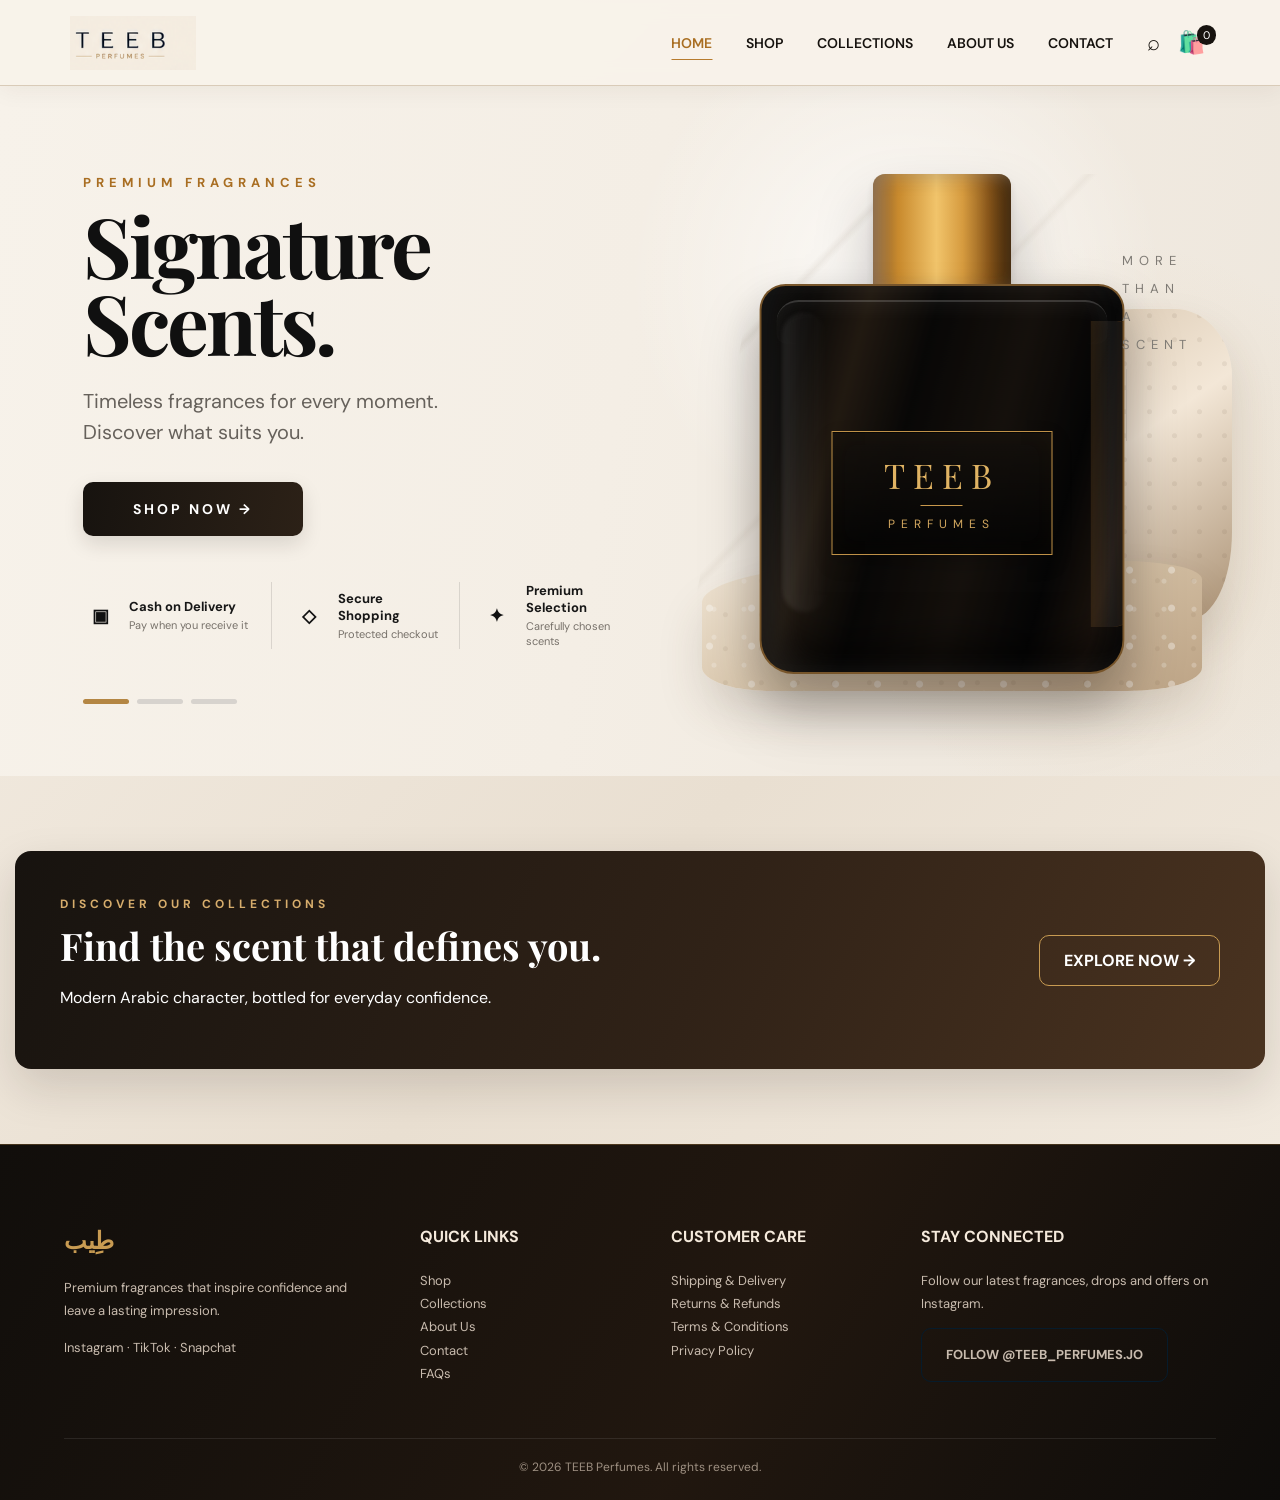
<file: index.html>
<!doctype html><html lang="en"><head><meta charset="utf-8"><meta name="viewport" content="width=device-width,initial-scale=1"><title>TEEB Perfumes</title><link rel="icon" type="image/png" href="/assets/teeb-mark.png"><link rel="apple-touch-icon" href="/assets/teeb-mark.png"><link rel="stylesheet" href="styles.css"><link rel="stylesheet" href="hero-enhance.css"><link rel="stylesheet" href="luxury-theme.css"><script>(function(){const u=new URL(location.href);const recovery=u.searchParams.get('type')==='recovery'||u.searchParams.has('code')||u.searchParams.has('token_hash')||u.hash.includes('access_token=');if(recovery){location.replace('update-password.html'+u.search+u.hash)}})();</script></head><body><nav class="nav"><a class="brand" href="index.html"><img src="assets/teeb-mark.png" alt="TEEB Perfumes"></a><div class="navlinks"><a class="active" href="index.html">HOME</a><a href="shop.html">SHOP</a><a href="collections.html">COLLECTIONS</a><a href="about.html">ABOUT US</a><a href="contact.html">CONTACT</a></div><div class="navicons"><a href="shop.html">⌕</a><a href="cart.html" aria-label="Shopping cart">🛍️<span class="cart-badge" id="cartCount">0</span></a></div></nav><main><section class="hero"><div class="hero-copy"><div class="eyebrow">PREMIUM FRAGRANCES</div><h1>Signature<br>Scents.</h1><p>Timeless fragrances for every moment.<br>Discover what suits you.</p><div class="hero-actions"><a class="btn btn-primary" href="shop.html">SHOP NOW →</a></div><div class="hero-trust"><div><b>▣</b><span><strong>Cash on Delivery</strong><small>Pay when you receive it</small></span></div><div><b>◇</b><span><strong>Secure Shopping</strong><small>Protected checkout</small></span></div><div><b>✦</b><span><strong>Premium Selection</strong><small>Carefully chosen scents</small></span></div></div><div class="hero-slides"><span class="active"></span><span></span><span></span></div></div><div class="hero-art"><div class="vertical-copy">MORE<br>THAN<br>A<br>SCENT</div><div class="stone stone-back"></div><div class="stone stone-front"></div><div class="perfume-bottle"><div class="perfume-cap"></div><div class="perfume-glass"><div class="perfume-highlight"></div><div class="perfume-label"><div class="label-name">TEEB</div><div class="label-rule"></div><div class="label-sub">PERFUMES</div></div></div></div></div></section><section class="section container"><div class="banner"><div><div class="eyebrow" style="color:#d7ad6c">Discover our collections</div><h2>Find the scent that defines you.</h2><p>Modern Arabic character, bottled for everyday confidence.</p></div><a class="btn btn-outline" style="color:#fff;border-color:#c89b52" href="collections.html">EXPLORE NOW →</a></div></section></main><footer class="footer"><div class="footer-grid"><div><h2 style="color:#c89b52">طِيب</h2><p>Premium fragrances that inspire confidence and leave a lasting impression.</p><p>Instagram · TikTok · Snapchat</p></div><div><h4>QUICK LINKS</h4><p><a href="shop.html">Shop</a><br><a href="collections.html">Collections</a><br><a href="about.html">About Us</a><br><a href="contact.html">Contact</a><br><a href="customer-care.html#faq">FAQs</a></p></div><div><h4>CUSTOMER CARE</h4><p><a href="customer-care.html#shipping">Shipping & Delivery</a><br><a href="customer-care.html#returns">Returns & Refunds</a><br><a href="customer-care.html#terms">Terms & Conditions</a><br><a href="customer-care.html#privacy">Privacy Policy</a></p></div><div><h4>STAY CONNECTED</h4><p>Follow our latest fragrances, drops and offers on Instagram.</p><a class="btn btn-outline" href="https://www.instagram.com/teeb_perfumes.jo/" target="_blank" rel="noopener">FOLLOW @TEEB_PERFUMES.JO</a></div></div><div class="copyright">© 2026 TEEB Perfumes. All rights reserved.</div></footer><script src="catalog.js"></script><script src="app.js"></script></body></html>
</file>
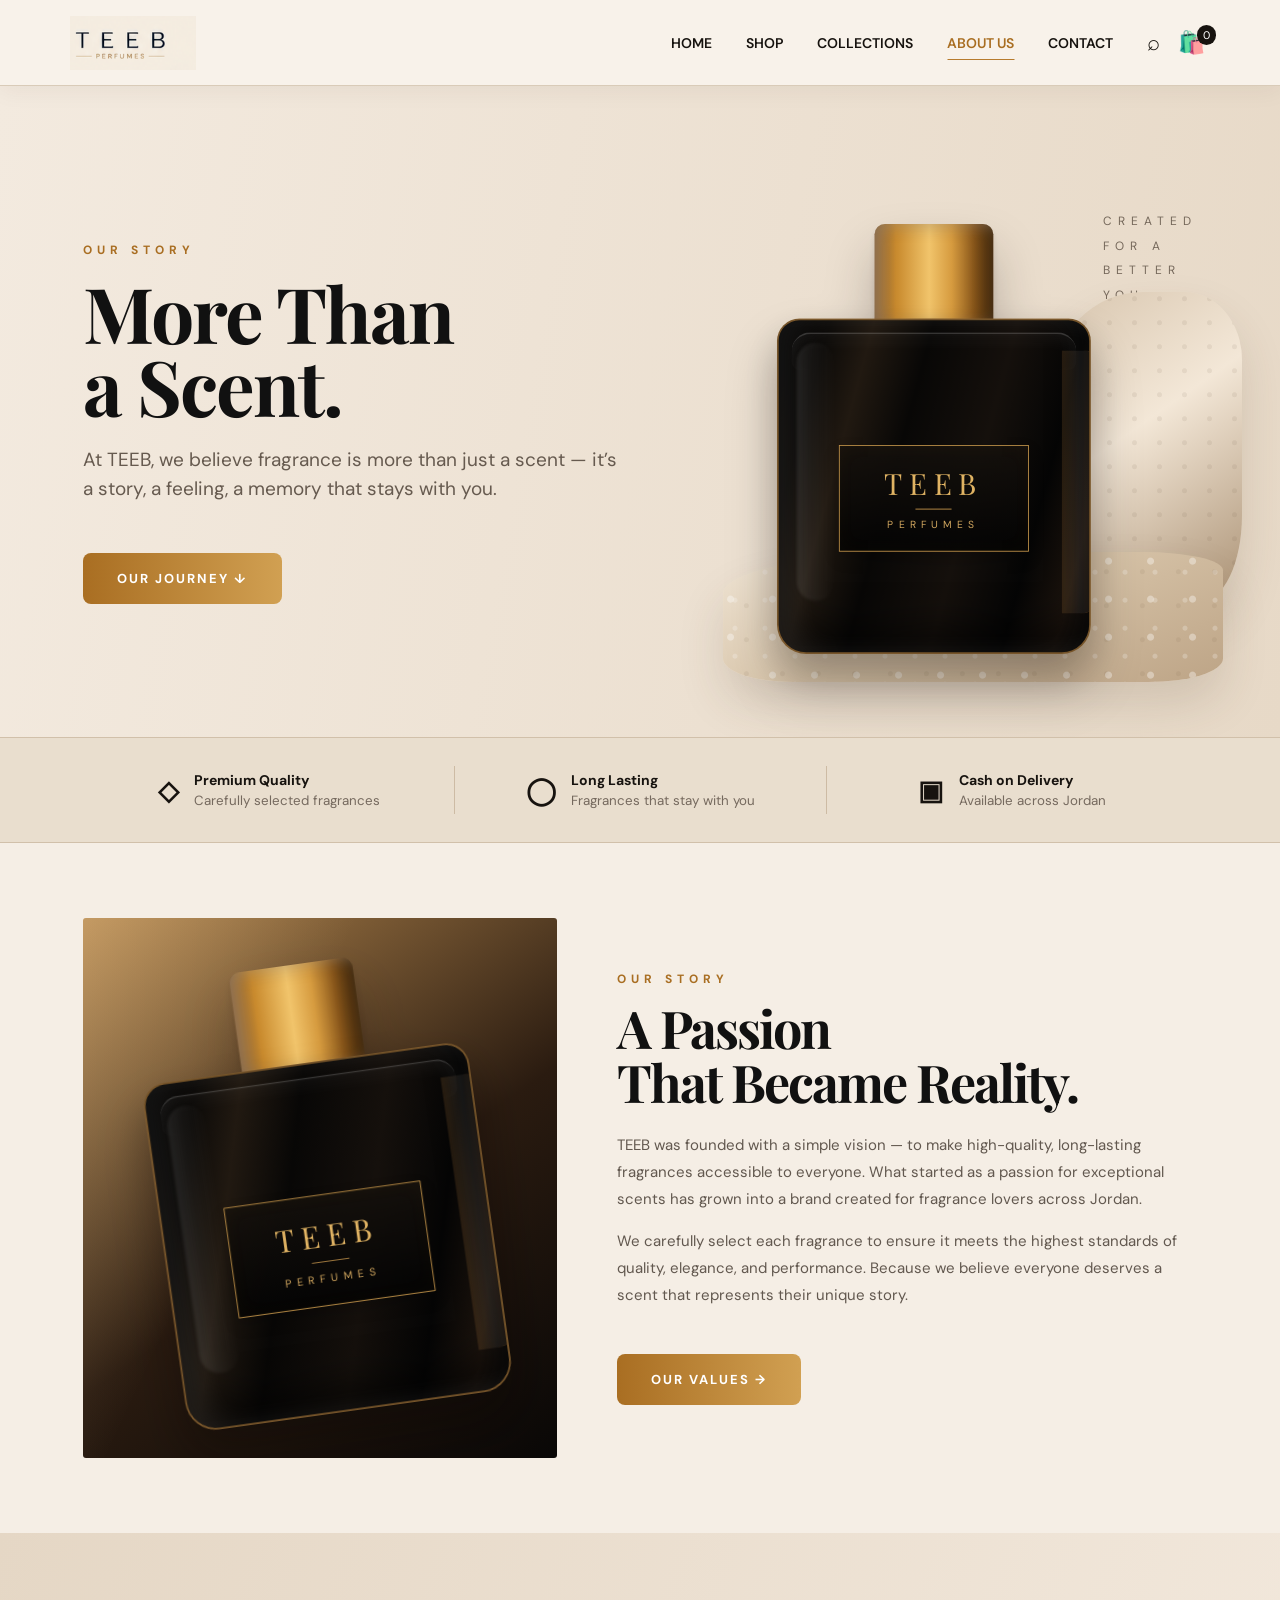
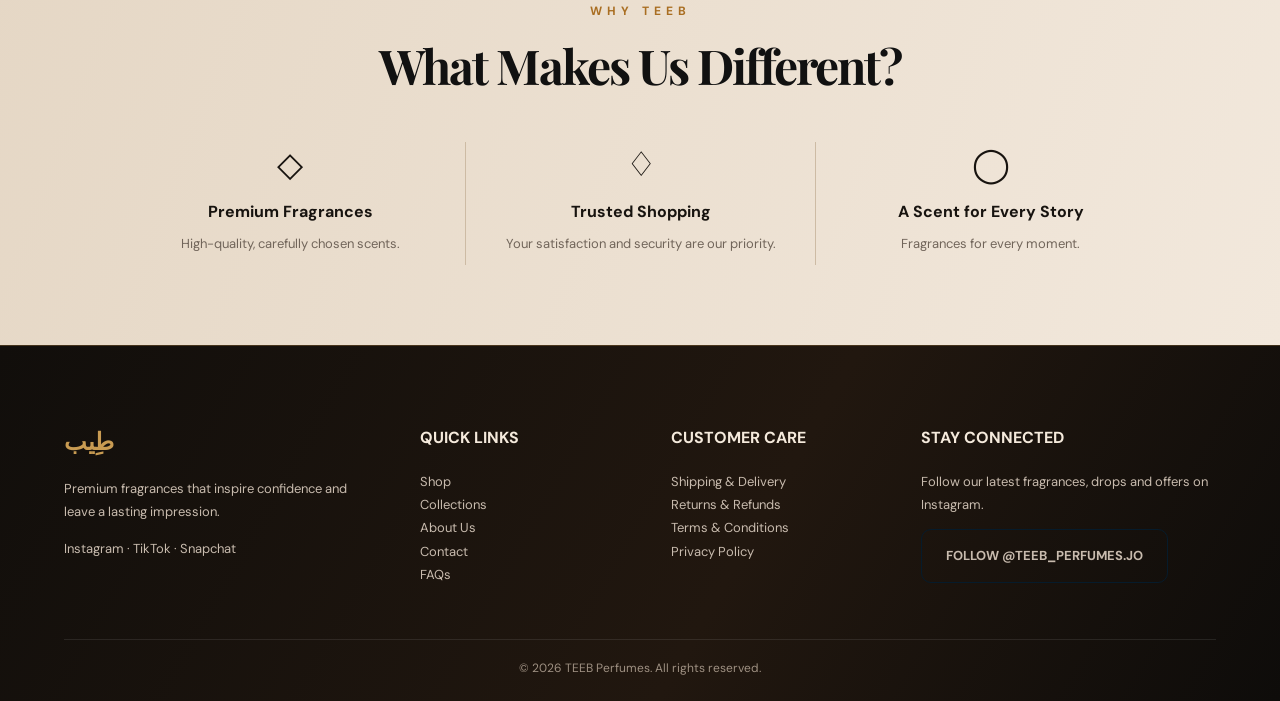
<file: about.html>
<!doctype html><html lang="en"><head><meta charset="utf-8"><meta name="viewport" content="width=device-width,initial-scale=1"><title>About Us | TEEB Perfumes</title><link rel="icon" type="image/png" href="/assets/teeb-mark.png"><link rel="apple-touch-icon" href="/assets/teeb-mark.png"><link rel="stylesheet" href="styles.css"><link rel="stylesheet" href="hero-enhance.css"><link rel="stylesheet" href="luxury-theme.css"><style>
.about-lux{background:#eee5d8;color:#17130f}.about-lux .about-main{min-height:610px;display:grid;grid-template-columns:1.02fr .98fr;align-items:center;gap:40px;padding:68px max(6.5vw,30px) 45px;background:linear-gradient(100deg,#f3eadf,#e7d9c7);overflow:hidden}.about-copy{max-width:620px}.about-copy h1,.story-copy h2,.why h2{font-family:"Playfair Display",serif;color:#111;letter-spacing:-2px}.about-copy h1{font-size:clamp(66px,6vw,92px);line-height:.94;margin:18px 0 24px}.about-copy p{font-size:19px;line-height:1.55;color:#665a4f;max-width:570px}.about-cta{margin-top:30px;background:linear-gradient(90deg,#a96e22,#d1a052);color:#fff;padding:17px 34px;border-radius:8px;display:inline-block;font-size:13px;letter-spacing:2px;font-weight:700}.about-art{min-height:500px;position:relative;display:flex;align-items:flex-end;justify-content:center}.about-art .perfume-bottle{transform:scale(.86);transform-origin:bottom center;margin-bottom:38px}.about-art .stone-front{right:-5%;bottom:10px}.about-art .stone-back{right:-45px}.about-vertical{position:absolute;right:0;top:55px;color:#75685b;font-size:12px;line-height:2.05;letter-spacing:6px}.about-benefits{display:grid;grid-template-columns:repeat(3,1fr);background:#e9dece;border-block:1px solid #d1c0aa;padding:28px max(6.5vw,30px)}.about-benefits>div{display:flex;align-items:center;justify-content:center;gap:15px;padding:5px 28px}.about-benefits>div+div{border-left:1px solid #cdbba4}.about-benefits b{font-size:27px}.about-benefits strong{display:block;font-size:14px}.about-benefits small{display:block;color:#75695e;margin-top:3px}.story-section{display:grid;grid-template-columns:.9fr 1.1fr;gap:60px;align-items:center;padding:75px max(6.5vw,30px);background:#f5eee5}.story-visual{min-height:540px;position:relative;overflow:hidden;border-radius:3px;background:linear-gradient(145deg,#b4874e,#2a1b10 55%,#090706);display:flex;align-items:center;justify-content:center}.story-visual .perfume-bottle{transform:scale(.9) rotate(-8deg);margin:0}.story-visual:after{content:"";position:absolute;inset:0;background:linear-gradient(115deg,rgba(255,224,175,.22),transparent 38%);pointer-events:none}.story-copy{max-width:620px}.story-copy h2{font-size:52px;line-height:1.02;margin:14px 0 24px}.story-copy p{font-size:15px;line-height:1.8;color:#62584f}.why{text-align:center;padding:70px max(6.5vw,30px) 80px;background:linear-gradient(110deg,#e5d7c5,#f2e8dc)}.why h2{font-size:48px;margin:14px 0 45px}.why-grid{display:grid;grid-template-columns:repeat(3,1fr);max-width:1050px;margin:auto}.why-grid>div{padding:0 38px}.why-grid>div+div{border-left:1px solid #cdbba4}.why-icon{font-size:34px;margin-bottom:14px}.why h3{font-size:16px;margin:8px 0}.why p{font-size:13px;color:#71655a}.about-lux .eyebrow{color:#a96e22;letter-spacing:5px}.about-lux .navlinks .active{color:#a96e22}@media(max-width:900px){.about-lux .about-main,.story-section{grid-template-columns:1fr}.about-art{min-height:520px}.about-benefits{grid-template-columns:1fr}.about-benefits>div+div{border-left:0;border-top:1px solid #cdbba4}.why-grid{grid-template-columns:1fr;gap:32px}.why-grid>div+div{border-left:0}.story-visual{min-height:470px}}@media(max-width:600px){.about-lux .about-main{padding:50px 20px 25px}.about-copy h1{font-size:56px}.about-copy p{font-size:16px}.about-art{min-height:430px;transform:scale(.78);margin:-20px -70px -45px}.about-vertical{display:none}.story-section{padding:55px 20px}.story-copy h2,.why h2{font-size:40px}.about-benefits{padding:20px}.about-benefits>div{justify-content:flex-start;padding:16px 4px}.why{padding:55px 20px}}
</style></head><body class="about-lux"><div class="topbar"><span class="topbar-icon">▣</span><strong>Cash on Delivery Available</strong><span class="topbar-divider"></span><span class="topbar-secure">♢ Secure &amp; Reliable Shopping</span></div><nav class="nav"><a class="brand" href="index.html"><img src="assets/teeb-mark.png" alt="TEEB Perfumes"></a><div class="navlinks"><a href="index.html">HOME</a><a href="shop.html">SHOP</a><a href="collections.html">COLLECTIONS</a><a class="active" href="about.html">ABOUT US</a><a href="contact.html">CONTACT</a></div><div class="navicons"><a href="shop.html">⌕</a><a href="cart.html" aria-label="Shopping cart">🛍️<span class="cart-badge" id="cartCount">0</span></a></div></nav><main><section class="about-main"><div class="about-copy"><div class="eyebrow">OUR STORY</div><h1>More Than<br>a Scent.</h1><p>At TEEB, we believe fragrance is more than just a scent — it’s a story, a feeling, a memory that stays with you.</p><a class="about-cta" href="#our-story">OUR JOURNEY ↓</a></div><div class="about-art"><div class="about-vertical">CREATED<br>FOR A<br>BETTER<br>YOU</div><div class="stone stone-back"></div><div class="stone stone-front"></div><div class="perfume-bottle"><div class="perfume-cap"></div><div class="perfume-glass"><div class="perfume-highlight"></div><div class="perfume-label"><div class="label-name">TEEB</div><div class="label-rule"></div><div class="label-sub">PERFUMES</div></div></div></div></div></section><section class="about-benefits"><div><b>◇</b><span><strong>Premium Quality</strong><small>Carefully selected fragrances</small></span></div><div><b>◯</b><span><strong>Long Lasting</strong><small>Fragrances that stay with you</small></span></div><div><b>▣</b><span><strong>Cash on Delivery</strong><small>Available across Jordan</small></span></div></section><section class="story-section" id="our-story"><div class="story-visual"><div class="perfume-bottle"><div class="perfume-cap"></div><div class="perfume-glass"><div class="perfume-highlight"></div><div class="perfume-label"><div class="label-name">TEEB</div><div class="label-rule"></div><div class="label-sub">PERFUMES</div></div></div></div></div><div class="story-copy"><div class="eyebrow">OUR STORY</div><h2>A Passion<br>That Became Reality.</h2><p>TEEB was founded with a simple vision — to make high-quality, long-lasting fragrances accessible to everyone. What started as a passion for exceptional scents has grown into a brand created for fragrance lovers across Jordan.</p><p>We carefully select each fragrance to ensure it meets the highest standards of quality, elegance, and performance. Because we believe everyone deserves a scent that represents their unique story.</p><a class="about-cta" href="#why-teeb">OUR VALUES →</a></div></section><section class="why" id="why-teeb"><div class="eyebrow">WHY TEEB</div><h2>What Makes Us Different?</h2><div class="why-grid"><div><div class="why-icon">◇</div><h3>Premium Fragrances</h3><p>High-quality, carefully chosen scents.</p></div><div><div class="why-icon">♢</div><h3>Trusted Shopping</h3><p>Your satisfaction and security are our priority.</p></div><div><div class="why-icon">◯</div><h3>A Scent for Every Story</h3><p>Fragrances for every moment.</p></div></div></section></main><footer class="footer"><div class="footer-grid"><div><h2 style="color:#c89b52">طِيب</h2><p>Premium fragrances that inspire confidence and leave a lasting impression.</p><p>Instagram · TikTok · Snapchat</p></div><div><h4>QUICK LINKS</h4><p><a href="shop.html">Shop</a><br><a href="collections.html">Collections</a><br><a href="about.html">About Us</a><br><a href="contact.html">Contact</a><br><a href="customer-care.html#faq">FAQs</a></p></div><div><h4>CUSTOMER CARE</h4><p><a href="customer-care.html#shipping">Shipping &amp; Delivery</a><br><a href="customer-care.html#returns">Returns &amp; Refunds</a><br><a href="customer-care.html#terms">Terms &amp; Conditions</a><br><a href="customer-care.html#privacy">Privacy Policy</a></p></div><div><h4>STAY CONNECTED</h4><p>Follow our latest fragrances, drops and offers on Instagram.</p><a class="btn btn-outline" href="https://www.instagram.com/teeb_perfumes.jo/" target="_blank" rel="noopener">FOLLOW @TEEB_PERFUMES.JO</a></div></div><div class="copyright">© 2026 TEEB Perfumes. All rights reserved.</div></footer><script src="app.js"></script></body></html>
</file>
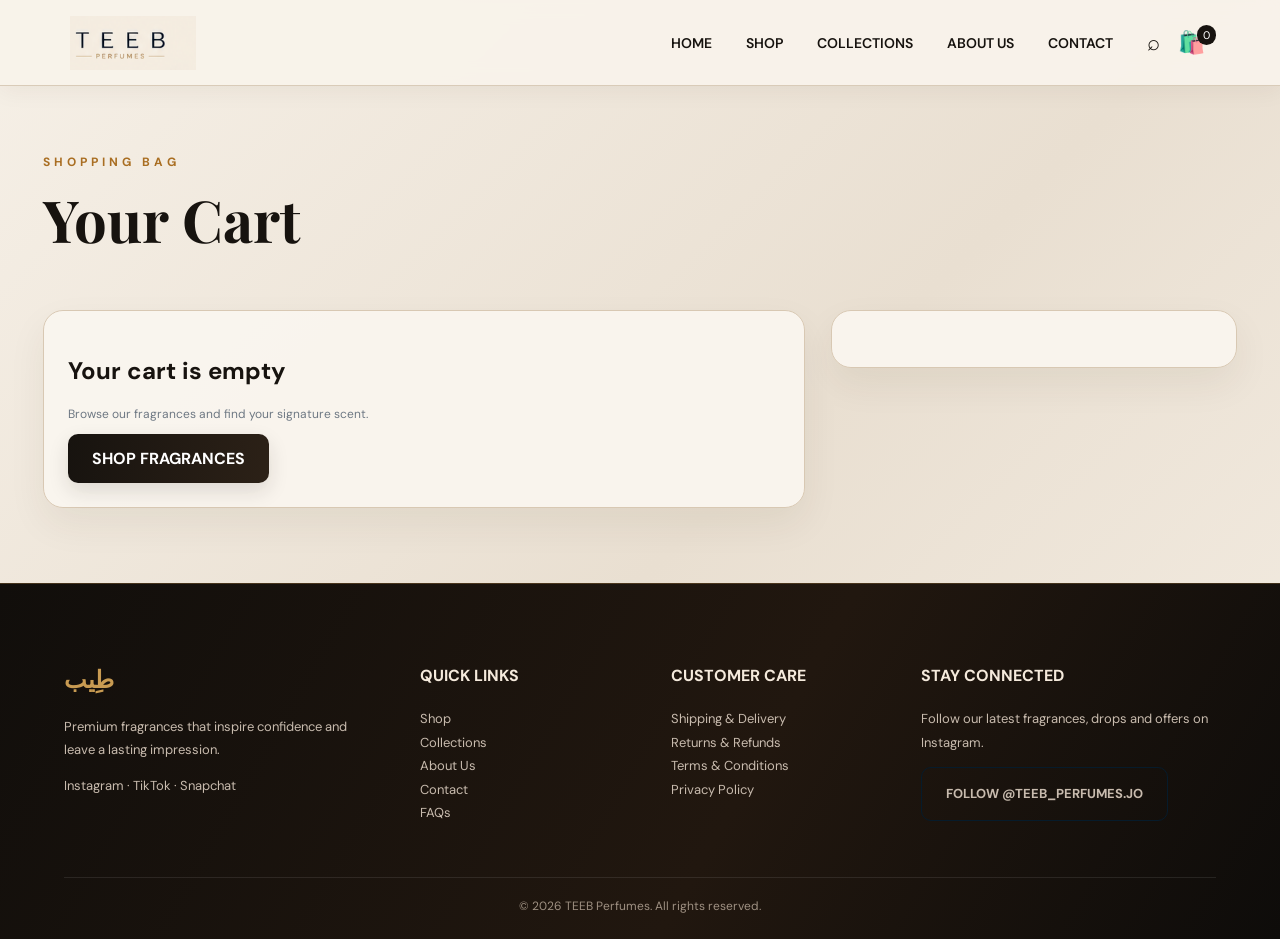
<file: cart.html>
<!doctype html><html lang="en"><head><meta charset="utf-8"><meta name="viewport" content="width=device-width,initial-scale=1"><title>Cart | TEEB Perfumes</title><link rel="icon" type="image/png" href="/assets/teeb-mark.png"><link rel="apple-touch-icon" href="/assets/teeb-mark.png"><link rel="stylesheet" href="styles.css"><link rel="stylesheet" href="luxury-theme.css"><style>.cart-page{padding-top:10px}.cart-page .pagehead{padding:58px 0 28px}.cart-page .pagehead h1{font-size:58px;color:#17130f;margin-bottom:4px}.cart-page .cart-layout{gap:26px;padding:20px 0 75px}.cart-page .cart-table,.cart-page .summary{background:rgba(250,246,239,.95);border:1px solid #d8c8b3;box-shadow:0 18px 42px rgba(52,36,20,.08)}.cart-page .cart-table{border-radius:20px;padding:24px}.cart-page .summary{border-radius:20px;padding:28px;position:sticky;top:110px;height:max-content}.cart-page .cart-row{border-bottom:1px solid #ddcfbd;padding:20px 0}.cart-page .cart-row:last-child{border-bottom:0}.cart-page .thumb{background:linear-gradient(145deg,#e8dccb,#faf6ef);border:1px solid #dfd0bd}.cart-page .qty{border-color:#cdbda8;background:#f8f1e8}.cart-page .qty button{background:transparent;color:#17130f}.cart-page .summary h2{font-family:"Playfair Display",serif;font-size:34px;margin-top:0;color:#17130f}.cart-page .total{border-color:#cfbea7}.cart-page .summary .btn-primary{background:linear-gradient(100deg,#17130f,#382619)}@media(max-width:800px){.cart-page .pagehead{padding:40px 0 18px}.cart-page .pagehead h1{font-size:46px}.cart-page .cart-layout{grid-template-columns:1fr}.cart-page .summary{position:static}.cart-page .cart-row{grid-template-columns:72px 1fr;gap:14px}.cart-page .cart-row>div:nth-child(3),.cart-page .cart-row>div:nth-child(4),.cart-page .cart-row>button{grid-column:2}.cart-page .thumb{width:70px;height:70px}}</style></head><body><nav class="nav"><a class="brand" href="index.html"><img src="assets/teeb-mark.png" alt="TEEB Perfumes"></a><div class="navlinks"><a href="index.html">HOME</a><a href="shop.html">SHOP</a><a href="collections.html">COLLECTIONS</a><a href="about.html">ABOUT US</a><a href="contact.html">CONTACT</a></div><div class="navicons"><a href="shop.html" aria-label="Search">⌕</a><a href="cart.html" aria-label="Shopping cart">🛍️<span class="cart-badge" id="cartCount">0</span></a></div></nav><main class="container cart-page"><section class="pagehead"><div class="eyebrow">Shopping Bag</div><h1>Your Cart</h1></section><div class="cart-layout"><section class="cart-table" id="cartItems"></section><aside class="summary" id="cartSummary"></aside></div></main><footer class="footer"><div class="footer-grid"><div><h2 style="color:#c89b52">طِيب</h2><p>Premium fragrances that inspire confidence and leave a lasting impression.</p><p>Instagram · TikTok · Snapchat</p></div><div><h4>QUICK LINKS</h4><p><a href="shop.html">Shop</a><br><a href="collections.html">Collections</a><br><a href="about.html">About Us</a><br><a href="contact.html">Contact</a><br><a href="customer-care.html#faq">FAQs</a></p></div><div><h4>CUSTOMER CARE</h4><p><a href="customer-care.html#shipping">Shipping & Delivery</a><br><a href="customer-care.html#returns">Returns & Refunds</a><br><a href="customer-care.html#terms">Terms & Conditions</a><br><a href="customer-care.html#privacy">Privacy Policy</a></p></div><div><h4>STAY CONNECTED</h4><p>Follow our latest fragrances, drops and offers on Instagram.</p><a class="btn btn-outline" href="https://www.instagram.com/teeb_perfumes.jo/" target="_blank" rel="noopener">FOLLOW @TEEB_PERFUMES.JO</a></div></div><div class="copyright">© 2026 TEEB Perfumes. All rights reserved.</div></footer><script src="catalog.js"></script><script src="app.js"></script></body></html>
</file>
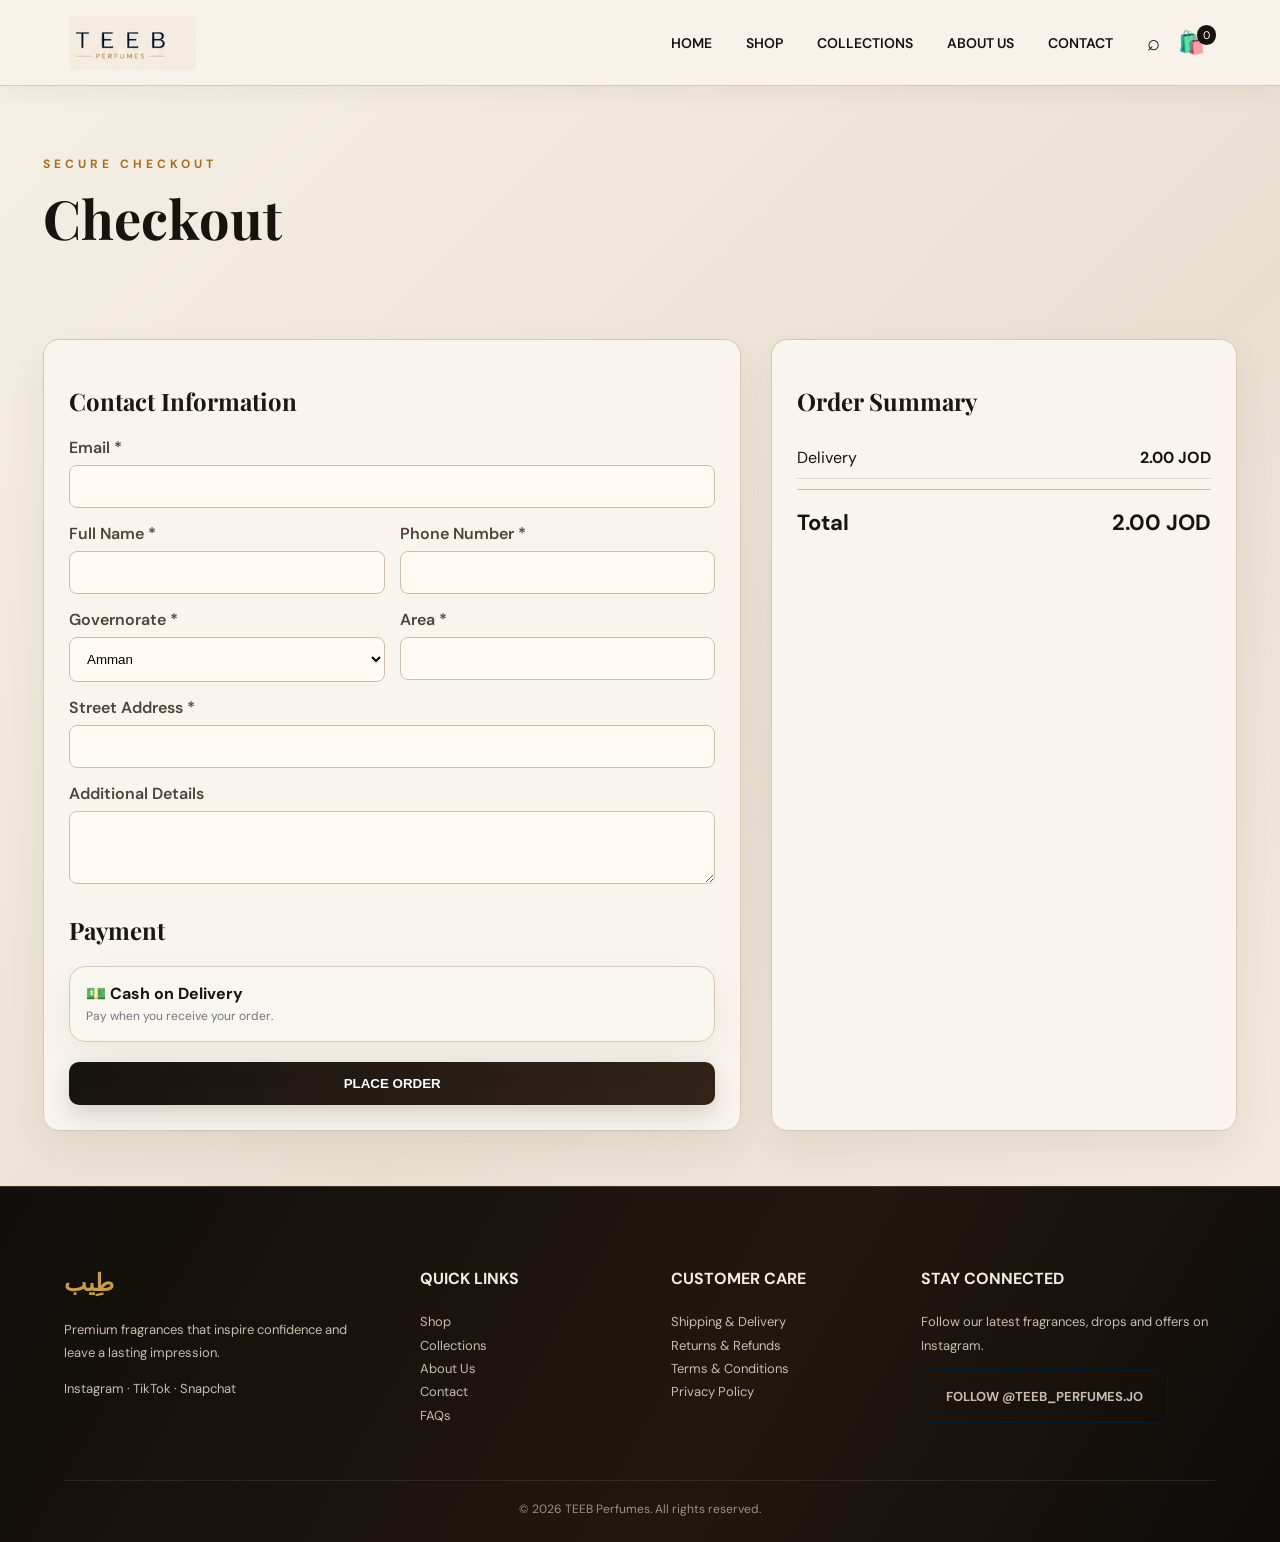
<file: checkout.html>
<!doctype html><html lang="en"><head><meta charset="utf-8"><meta name="viewport" content="width=device-width,initial-scale=1"><title>Checkout | TEEB Perfumes</title><link rel="icon" type="image/png" href="/assets/teeb-mark.png"><link rel="apple-touch-icon" href="/assets/teeb-mark.png"><link rel="stylesheet" href="styles.css"><link rel="stylesheet" href="luxury-theme.css"><style>.order-confirmation{display:none;margin:24px 0 40px;padding:30px;border-radius:18px;background:linear-gradient(135deg,#17130f,#352418);color:#fff;border:1px solid #8f6330;box-shadow:0 18px 42px rgba(44,29,16,.18)}.order-confirmation h2{margin:0 0 18px;color:#d7a457;font-size:28px}.order-confirmation h3{margin:22px 0 10px;color:#f5eadc}.order-confirmation p{margin:7px 0;line-height:1.6;color:#eee3d7}.order-confirmation .order-item{display:flex;justify-content:space-between;gap:20px;padding:12px 0;border-bottom:1px solid rgba(215,164,87,.18)}.order-confirmation .order-total{margin-top:18px;font-size:22px;font-weight:700;color:#d7a457}.order-error{display:none;margin-top:14px;padding:12px 16px;border-radius:10px;background:#fff1f1;color:#9b2226}.order-success{margin-top:14px;color:#d7a457;font-weight:600;font-size:17px}.order-confirmation .customer-box{padding:16px 18px;border:1px solid rgba(215,164,87,.35);border-radius:12px;margin-top:10px;background:rgba(255,255,255,.025)}.order-confirmation .delivery-notice{margin:20px 0 6px;padding:16px 18px;border:1px solid rgba(215,164,87,.45);border-radius:12px;background:rgba(215,164,87,.09);color:#fff7ec;font-size:16px;line-height:1.6}.order-confirmation .delivery-notice strong{color:#d7a457}.order-confirmation .back-shop{display:inline-block;margin-top:24px}.checkout-page .pagehead{padding-bottom:20px}.checkout-page .form-card,.checkout-page .order-card{background:rgba(250,246,239,.94);border:1px solid #d8c8b3;box-shadow:0 18px 40px rgba(56,39,22,.07)}.checkout-page .form-card h2,.checkout-page .order-card h2{font-family:"Playfair Display",serif;color:#1b1612}.checkout-page .field label{font-weight:600;color:#4f4439}.checkout-page .field input,.checkout-page .field select,.checkout-page .field textarea{background:#fffaf3;border:1px solid #cfbea7}.checkout-page .field input:focus,.checkout-page .field select:focus,.checkout-page .field textarea:focus{border-color:#b77b2d;box-shadow:0 0 0 3px rgba(183,123,45,.08)}.checkout-page #placeOrderButton{background:linear-gradient(100deg,#17130f,#332419);box-shadow:0 10px 24px rgba(39,26,15,.16)}.checkout-page .card{background:#f7eee2;border-color:#d8c8b3}.checkout-page .summary-line{border-bottom:1px solid #e0d3c3}.checkout-page .total{border-top:1px solid #cdbda8;color:#17130f}@media(max-width:760px){.checkout-page .checkout{grid-template-columns:1fr;padding-top:25px}.checkout-page .form-grid{grid-template-columns:1fr}.checkout-page .field.full{grid-column:auto}.order-confirmation{padding:22px}}</style></head><body class="checkout-page"><nav class="nav"><a class="brand" href="index.html"><img src="assets/teeb-mark.png" alt="TEEB Perfumes"></a><div class="navlinks"><a href="index.html">HOME</a><a href="shop.html">SHOP</a><a href="collections.html">COLLECTIONS</a><a href="about.html">ABOUT US</a><a href="contact.html">CONTACT</a></div><div class="navicons"><a href="shop.html" aria-label="Search">⌕</a><a href="cart.html" aria-label="Shopping cart">🛍️<span class="cart-badge" id="cartCount">0</span></a></div></nav><main class="container"><section class="pagehead"><div class="eyebrow">Secure Checkout</div><h1>Checkout</h1></section><div id="orderConfirmation" class="order-confirmation"></div><div class="checkout" id="checkoutLayout"><section class="form-card" id="checkoutFormCard"><h2>Contact Information</h2><div class="form-grid"><div class="field full"><label for="customerEmail">Email *</label><input id="customerEmail" type="email" autocomplete="email" required></div><div class="field"><label for="customerName">Full Name *</label><input id="customerName" type="text" autocomplete="name" required></div><div class="field"><label for="customerPhone">Phone Number *</label><input id="customerPhone" type="tel" autocomplete="tel" required></div><div class="field"><label for="customerGovernorate">Governorate *</label><select id="customerGovernorate" required><option>Amman</option><option>Balqa</option><option>Irbid</option><option>Zarqa</option><option>Mafraq</option><option>Jerash</option><option>Ajloun</option><option>Madaba</option><option>Karak</option><option>Tafilah</option><option>Ma'an</option><option>Aqaba</option></select></div><div class="field"><label for="customerArea">Area *</label><input id="customerArea" type="text" autocomplete="address-level2" required></div><div class="field full"><label for="customerAddress">Street Address *</label><input id="customerAddress" type="text" autocomplete="street-address" required></div><div class="field full"><label for="customerDetails">Additional Details</label><textarea id="customerDetails" rows="3"></textarea></div></div><h2 style="margin-top:30px">Payment</h2><div class="card" style="padding:16px">💵 <b>Cash on Delivery</b><br><span class="notes">Pay when you receive your order.</span></div><button class="btn btn-primary" id="placeOrderButton" type="button" style="width:100%;margin-top:20px">PLACE ORDER</button><div id="orderError" class="order-error" role="alert"></div></section><aside class="order-card" id="checkoutSummary"></aside></div></main><footer class="footer"><div class="footer-grid"><div><h2 style="color:#c89b52">طِيب</h2><p>Premium fragrances that inspire confidence and leave a lasting impression.</p><p>Instagram · TikTok · Snapchat</p></div><div><h4>QUICK LINKS</h4><p><a href="shop.html">Shop</a><br><a href="collections.html">Collections</a><br><a href="about.html">About Us</a><br><a href="contact.html">Contact</a><br><a href="customer-care.html#faq">FAQs</a></p></div><div><h4>CUSTOMER CARE</h4><p><a href="customer-care.html#shipping">Shipping & Delivery</a><br><a href="customer-care.html#returns">Returns & Refunds</a><br><a href="customer-care.html#terms">Terms & Conditions</a><br><a href="customer-care.html#privacy">Privacy Policy</a></p></div><div><h4>STAY CONNECTED</h4><p>Follow our latest fragrances, drops and offers on Instagram.</p><a class="btn btn-outline" href="https://www.instagram.com/teeb_perfumes.jo/" target="_blank" rel="noopener">FOLLOW @TEEB_PERFUMES.JO</a></div></div><div class="copyright">© 2026 TEEB Perfumes. All rights reserved.</div></footer><script src="catalog.js"></script><script src="app.js"></script><script src="checkout.js"></script></body></html>
</file>
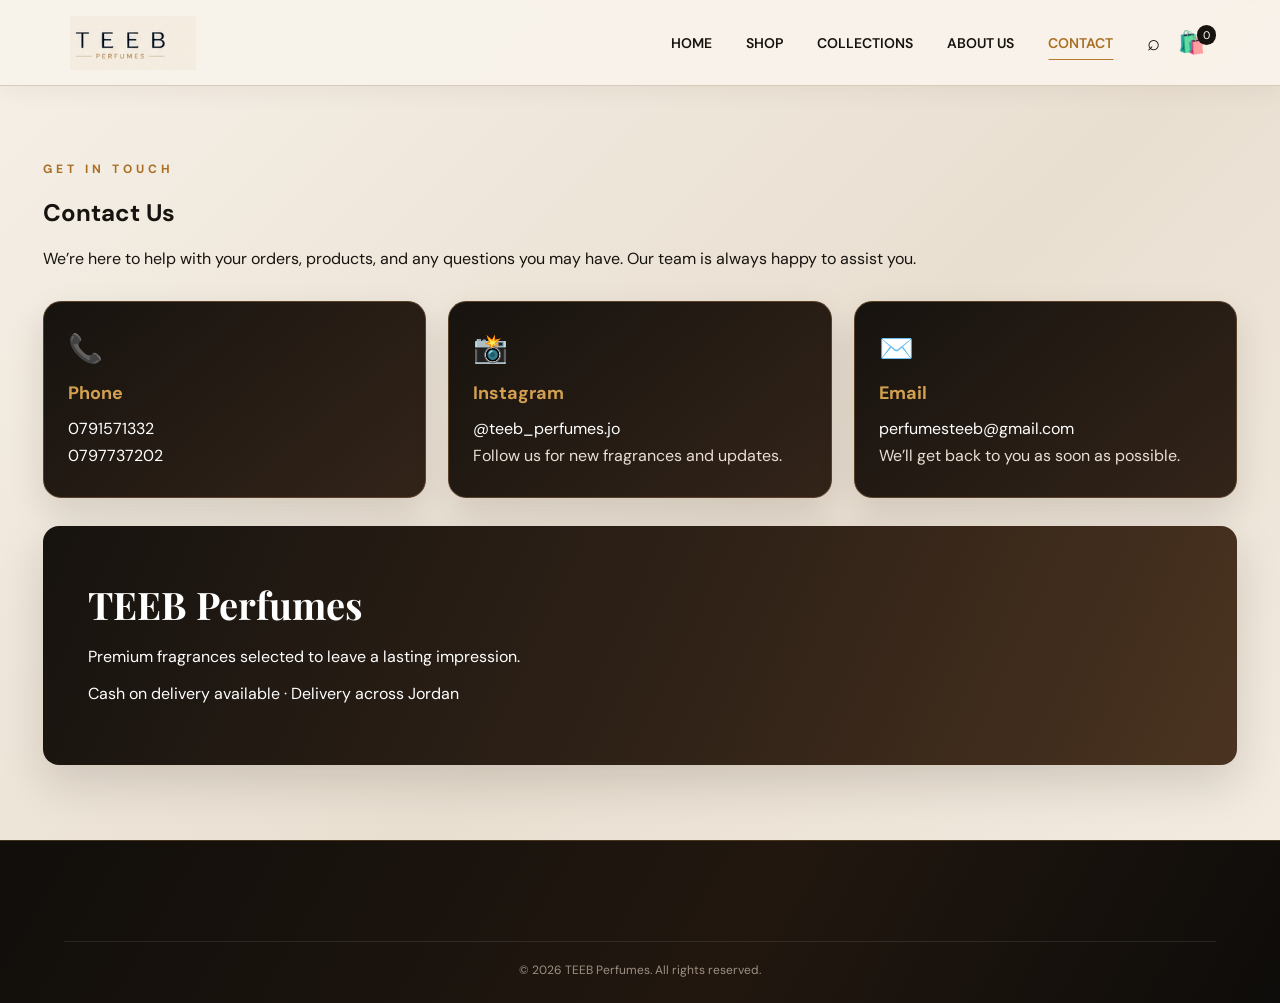
<file: contact.html>
<!doctype html><html lang="en"><head><meta charset="utf-8"><meta name="viewport" content="width=device-width,initial-scale=1"><title>Contact | TEEB Perfumes</title><link rel="icon" type="image/png" href="/assets/teeb-mark.png"><link rel="apple-touch-icon" href="/assets/teeb-mark.png"><link rel="stylesheet" href="styles.css"><link rel="stylesheet" href="luxury-theme.css"><style>.contact-info{display:grid;grid-template-columns:repeat(3,1fr);gap:22px;margin-top:32px}.contact-card{background:linear-gradient(140deg,#17130f,#332419);color:#fff;border-radius:18px;padding:28px 24px;border:1px solid #6c4b2c;box-shadow:0 16px 38px rgba(37,25,15,.15)}.contact-card .icon{font-size:28px;margin-bottom:14px}.contact-card h3{margin:0 0 10px;color:#d3a050;font-size:18px}.contact-card a{color:#fff;text-decoration:none;word-break:break-word}.contact-card a:hover{color:#d3a050}.contact-card p{margin:0;line-height:1.7;color:#e9dfd4}@media(max-width:800px){.contact-info{grid-template-columns:1fr}}</style></head><body><div class="topbar">🚚 Free delivery on orders over 50 JOD <span>|</span> 💵 Cash on delivery available</div><nav class="nav"><a class="brand" href="index.html"><img src="assets/teeb-mark.png" alt="TEEB Perfumes"></a><div class="navlinks"><a href="index.html">HOME</a><a href="shop.html">SHOP</a><a href="collections.html">COLLECTIONS</a><a href="about.html">ABOUT US</a><a class="active" href="contact.html">CONTACT</a></div><div class="navicons"><a href="shop.html">⌕</a><a href="cart.html" aria-label="Shopping cart">🛍️<span class="cart-badge" id="cartCount">0</span></a></div></nav><main class="container"><section class="section"><div class="eyebrow">GET IN TOUCH</div><h1>Contact Us</h1><p>We’re here to help with your orders, products, and any questions you may have. Our team is always happy to assist you.</p><div class="contact-info"><div class="contact-card"><div class="icon">📞</div><h3>Phone</h3><p><a href="tel:0791571332">0791571332</a><br><a href="tel:0797737202">0797737202</a></p></div><div class="contact-card"><div class="icon">📸</div><h3>Instagram</h3><p><a href="https://www.instagram.com/teeb_perfumes.jo" target="_blank" rel="noopener">@teeb_perfumes.jo</a><br>Follow us for new fragrances and updates.</p></div><div class="contact-card"><div class="icon">✉️</div><h3>Email</h3><p><a href="mailto:perfumesteeb@gmail.com">perfumesteeb@gmail.com</a><br>We’ll get back to you as soon as possible.</p></div></div><div class="banner" style="margin-top:28px"><div><h2>TEEB Perfumes</h2><p>Premium fragrances selected to leave a lasting impression.</p><p>Cash on delivery available · Delivery across Jordan</p></div></div></section></main><footer class="footer"><div class="copyright">© 2026 TEEB Perfumes. All rights reserved.</div></footer><script src="app.js"></script></body></html>
</file>
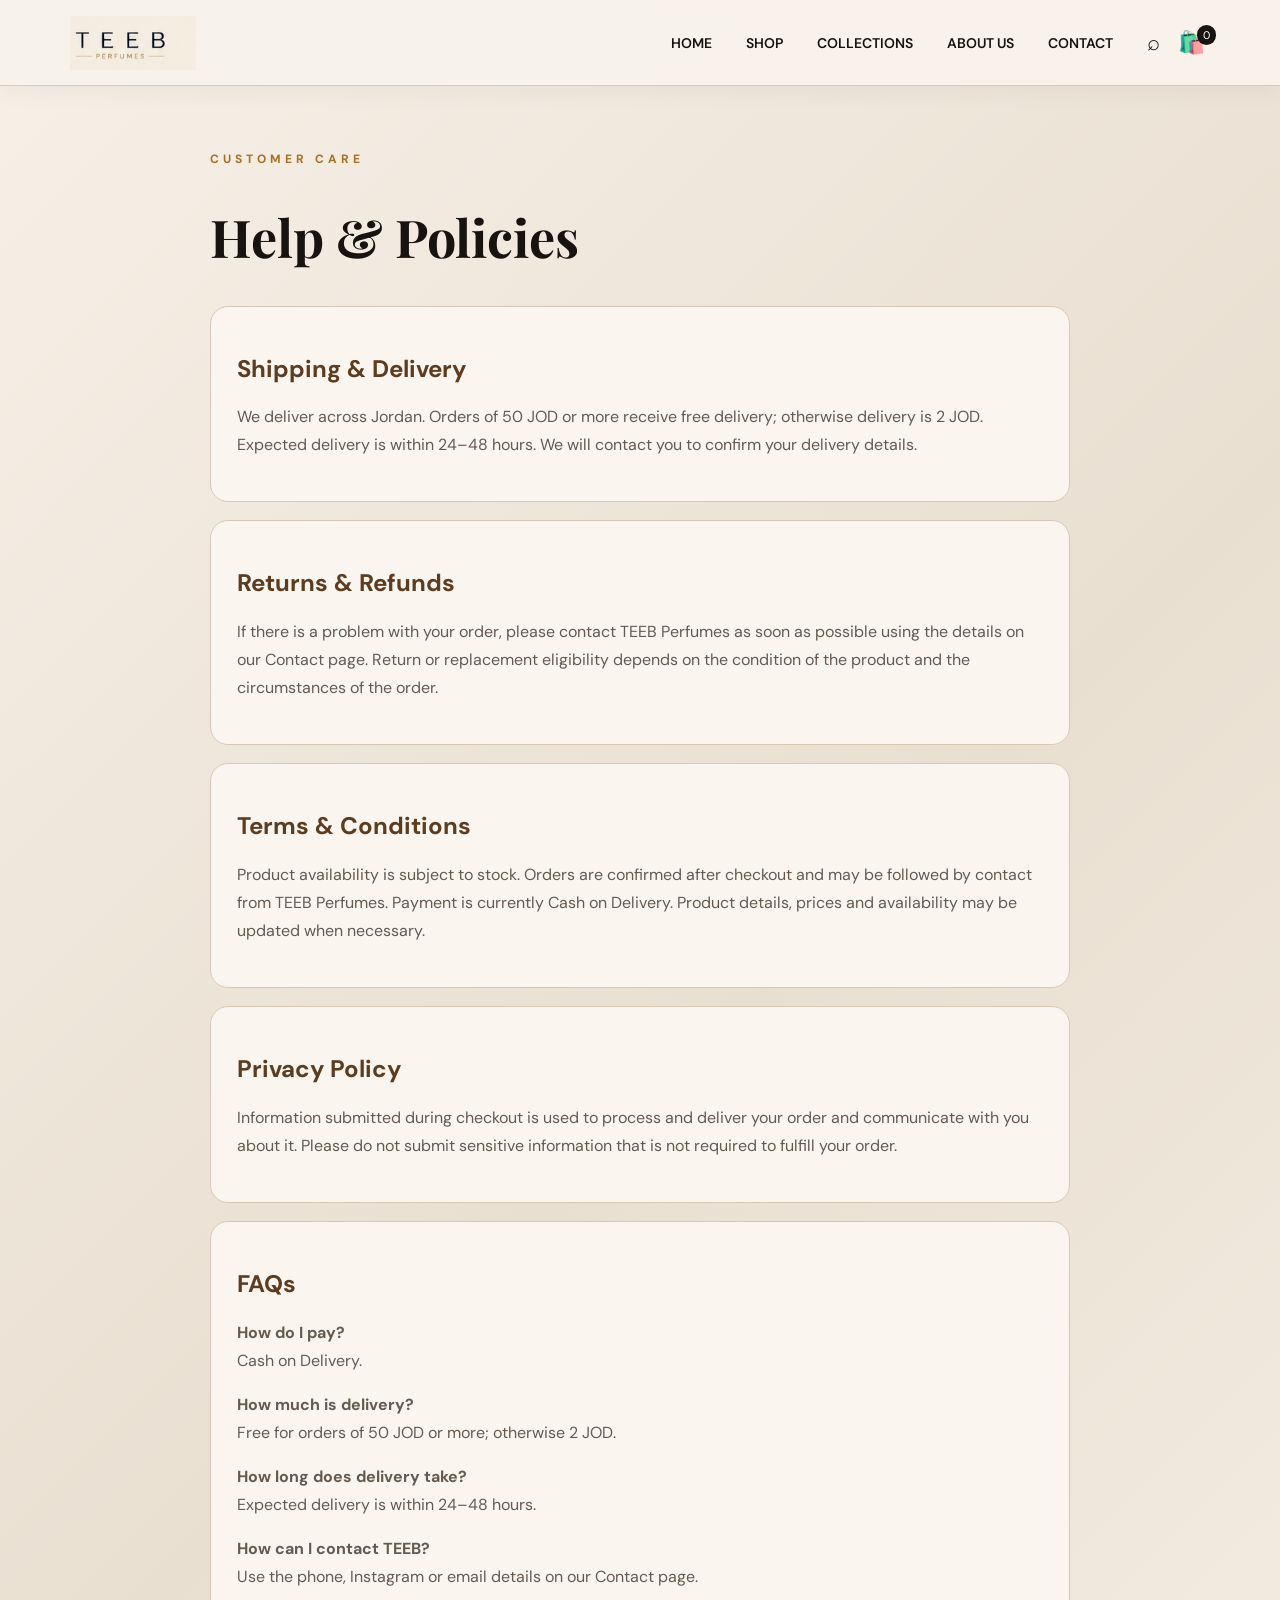
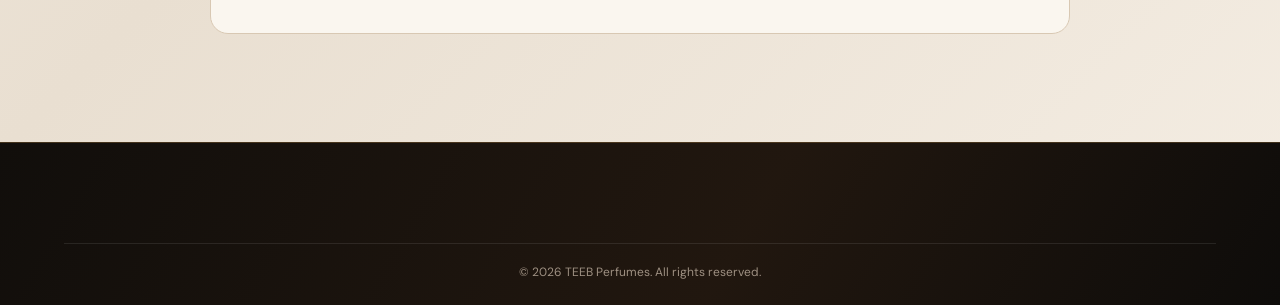
<file: customer-care.html>
<!doctype html><html lang="en"><head><meta charset="utf-8"><meta name="viewport" content="width=device-width,initial-scale=1"><title>Customer Care | TEEB Perfumes</title><link rel="icon" type="image/png" href="/assets/teeb-mark.png"><link rel="apple-touch-icon" href="/assets/teeb-mark.png"><link rel="stylesheet" href="styles.css"><link rel="stylesheet" href="luxury-theme.css"><style>.care{max-width:900px;margin:auto;padding:65px 20px 90px}.care h1{font-family:"Playfair Display",serif;font-size:52px}.care section{background:#faf6ef;border:1px solid #d8c8b3;border-radius:18px;padding:26px;margin:18px 0}.care h2{color:#5d3c20}.care p,.care li{line-height:1.75;color:#665a4f}</style></head><body><nav class="nav"><a class="brand" href="index.html"><img src="assets/teeb-mark.png" alt="TEEB Perfumes"></a><div class="navlinks"><a href="index.html">HOME</a><a href="shop.html">SHOP</a><a href="collections.html">COLLECTIONS</a><a href="about.html">ABOUT US</a><a href="contact.html">CONTACT</a></div><div class="navicons"><a href="shop.html" aria-label="Search">⌕</a><a href="cart.html" aria-label="Shopping cart">🛍️<span class="cart-badge" id="cartCount">0</span></a></div></nav><main class="care"><div class="eyebrow">CUSTOMER CARE</div><h1>Help & Policies</h1><section id="shipping"><h2>Shipping & Delivery</h2><p>We deliver across Jordan. Orders of 50 JOD or more receive free delivery; otherwise delivery is 2 JOD. Expected delivery is within 24–48 hours. We will contact you to confirm your delivery details.</p></section><section id="returns"><h2>Returns & Refunds</h2><p>If there is a problem with your order, please contact TEEB Perfumes as soon as possible using the details on our Contact page. Return or replacement eligibility depends on the condition of the product and the circumstances of the order.</p></section><section id="terms"><h2>Terms & Conditions</h2><p>Product availability is subject to stock. Orders are confirmed after checkout and may be followed by contact from TEEB Perfumes. Payment is currently Cash on Delivery. Product details, prices and availability may be updated when necessary.</p></section><section id="privacy"><h2>Privacy Policy</h2><p>Information submitted during checkout is used to process and deliver your order and communicate with you about it. Please do not submit sensitive information that is not required to fulfill your order.</p></section><section id="faq"><h2>FAQs</h2><p><b>How do I pay?</b><br>Cash on Delivery.</p><p><b>How much is delivery?</b><br>Free for orders of 50 JOD or more; otherwise 2 JOD.</p><p><b>How long does delivery take?</b><br>Expected delivery is within 24–48 hours.</p><p><b>How can I contact TEEB?</b><br>Use the phone, Instagram or email details on our Contact page.</p></section></main><footer class="footer"><div class="copyright">© 2026 TEEB Perfumes. All rights reserved.</div></footer><script src="app.js"></script></body></html>
</file>
<file: styles.css>
@import url('https://fonts.googleapis.com/css2?family=DM+Sans:wght@400;500;600;700&family=Playfair+Display:wght@500;600&display=swap');
:root{--navy:#061b2b;--cream:#f8f5ef;--paper:#fffdfa;--gold:#c89b52;--teal:#3b9fa2;--ink:#102033;--muted:#6e7883;--line:#e7e0d5;--danger:#c94b52;--success:#2e8b69}
*{box-sizing:border-box}body{margin:0;background:var(--cream);color:var(--ink);font-family:"DM Sans",sans-serif}a{text-decoration:none;color:inherit}.topbar{min-height:40px;background:linear-gradient(90deg,#041521,#071f2f,#041521);color:#fff;display:flex;align-items:center;justify-content:center;font-size:13px;gap:13px;letter-spacing:.2px;border-bottom:1px solid rgba(200,155,82,.3)}.topbar strong{font-weight:600}.topbar-icon{color:var(--gold);font-size:16px}.topbar-divider{height:15px;width:1px;background:rgba(200,155,82,.65);margin:0 5px}.topbar-secure{color:#d9e0e4;font-size:12px}@media(max-width:600px){.topbar{min-height:38px;font-size:12px;gap:8px}.topbar-secure,.topbar-divider{display:none}}
.nav{height:86px;background:rgba(255,253,250,.94);border-bottom:1px solid var(--line);display:flex;align-items:center;padding:0 5vw;position:sticky;top:0;z-index:20;backdrop-filter:blur(10px)}.brand{display:flex;align-items:center;gap:10px;margin-right:auto}.brand img{width:138px;height:54px;object-fit:contain}.brand-text{display:none}.navlinks{display:flex;gap:34px;font-size:14px;font-weight:600}.navlinks a:hover,.navlinks a.active{color:var(--gold)}.navicons{display:flex;gap:18px;margin-left:34px;font-size:22px}.cart-badge{font-size:11px;background:var(--navy);color:#fff;border-radius:99px;padding:3px 6px;vertical-align:top;margin-left:-8px}.container{max-width:1250px;margin:auto;padding:0 28px}.hero{min-height:600px;display:grid;grid-template-columns:1fr 1fr;align-items:center;gap:40px;padding:60px 0;background:radial-gradient(circle at 75% 50%,#dbe8e4 0,transparent 34%),linear-gradient(115deg,#fbf8f2,#f3eee5)}.eyebrow{letter-spacing:4px;text-transform:uppercase;color:#9b743a;font-size:12px;font-weight:700}.hero h1{font-family:"Playfair Display";font-size:68px;line-height:1.02;margin:18px 0;color:var(--navy)}.hero h1 span{color:var(--gold)}.hero p{font-size:18px;line-height:1.7;color:#52606e;max-width:520px}.btn{display:inline-flex;align-items:center;justify-content:center;border:0;border-radius:10px;padding:14px 24px;font-weight:700;cursor:pointer;transition:.2s}.btn-primary{background:var(--navy);color:white}.btn-primary:hover{transform:translateY(-2px)}.btn-outline{border:1px solid var(--navy);background:transparent;color:var(--navy)}.hero-actions{display:flex;gap:12px;margin-top:28px}.hero-art{min-height:470px;display:flex;align-items:center;justify-content:center;position:relative}.bottle{width:245px;height:340px;border:3px solid var(--gold);border-radius:34px 34px 44px 44px;background:linear-gradient(145deg,#0c3a4b,#061b2b 70%);box-shadow:0 30px 60px rgba(6,27,43,.24);position:relative}.bottle:before{content:"";position:absolute;width:100px;height:62px;top:-62px;left:calc(50% - 50px);border:3px solid var(--gold);border-bottom:0;border-radius:14px 14px 0 0;background:#071a28}.bottle:after{content:"طِيب\A TEEB";white-space:pre;text-align:center;line-height:1.8;font-weight:700;font-size:25px;color:var(--gold);position:absolute;inset:120px 20px auto}.bottle .spray{position:absolute;right:-180px;top:65px;width:190px;height:90px;background:radial-gradient(circle,#c89b52 1px,transparent 2px);background-size:14px 14px;opacity:.65;transform:rotate(-8deg)}.section{padding:75px 0}.section-head{text-align:center;margin-bottom:38px}.section-head h2{font-family:"Playfair Display";font-size:46px;margin:10px 0}.section-head p{color:var(--muted)}.products{display:grid;grid-template-columns:repeat(4,1fr);gap:18px}.card{background:var(--paper);border:1px solid var(--line);border-radius:16px;padding:14px;position:relative}.card-img{height:270px;border-radius:12px;background:linear-gradient(145deg,#f5f0e8,#fff);display:flex;align-items:center;justify-content:center;position:relative}.mini-bottle{width:112px;height:165px;border-radius:18px 18px 24px 24px;border:2px solid var(--gold);background:var(--bc,#0d3140);position:relative;box-shadow:0 18px 25px #0002}.mini-bottle:before{content:"";position:absolute;width:44px;height:30px;top:-30px;left:32px;background:#bd8f49;border-radius:7px 7px 0 0}.mini-bottle:after{content:"طِيب\A TEEB";white-space:pre;text-align:center;line-height:1.8;color:var(--gold);font-size:13px;font-weight:700;position:absolute;top:58px;left:0;right:0}.sold{position:absolute;right:0;top:0;background:#d85b5b;color:#fff;padding:8px 12px;border-radius:0 12px 0 12px;font-size:11px;font-weight:700}.card h3{margin:15px 0 5px}.notes{font-size:12px;color:var(--muted)}.price-row{display:flex;justify-content:space-between;align-items:center;margin-top:14px}.price{font-weight:700;color:#a67631}.card .btn{width:100%;margin-top:12px}.feature-strip{background:#fffdfa;border-block:1px solid var(--line);display:grid;grid-template-columns:repeat(4,1fr);padding:24px 5vw}.feature{text-align:center}.feature strong{display:block}.feature span{font-size:12px;color:var(--muted)}.banner{border-radius:16px;background:linear-gradient(110deg,#061b2b,#0d3942);color:#fff;padding:45px;display:flex;justify-content:space-between;align-items:center}.banner h2{font-family:"Playfair Display";font-size:38px;margin:8px 0}.footer{background:var(--navy);color:#dce3e8;padding:60px 5vw 25px}.footer-grid{display:grid;grid-template-columns:1.5fr 1fr 1fr 1.4fr;gap:40px;max-width:1250px;margin:auto}.footer h4{color:#fff}.footer p,.footer a{font-size:13px;color:#aebbc5;line-height:1.8}.copyright{text-align:center;border-top:1px solid #ffffff18;margin-top:40px;padding-top:20px;font-size:12px;color:#8796a2}
.pagehead{padding:70px 0 35px}.pagehead h1{font-family:"Playfair Display";font-size:54px;margin:10px 0}.toolbar{display:flex;gap:10px;align-items:center;border:1px solid var(--line);background:#fffdfa;padding:12px;border-radius:14px;margin-bottom:25px}.toolbar select,.search{padding:12px 14px;border:1px solid var(--line);border-radius:9px;background:#fff;outline:none}.search{flex:1}.shop-grid{display:grid;grid-template-columns:220px 1fr;gap:25px}.filters{background:#fffdfa;border:1px solid var(--line);border-radius:14px;padding:20px;height:max-content}.filters h3{font-size:14px}.filters label{display:block;margin:12px 0;font-size:13px;color:#58616c}.product-detail{display:grid;grid-template-columns:1.1fr .9fr;gap:55px;padding:65px 0}.detail-image{min-height:580px;background:linear-gradient(145deg,#eee8dc,#fff);border-radius:18px;display:flex;align-items:center;justify-content:center}.detail-image .bottle{transform:scale(1.15)}.detail h1{font-family:"Playfair Display";font-size:58px;margin:8px 0}.detail .bigprice{font-size:28px;font-weight:700;margin:20px 0;color:#a67631}.qty{display:flex;align-items:center;border:1px solid var(--line);width:max-content;border-radius:9px;overflow:hidden}.qty button{border:0;background:#fff;padding:12px 16px;font-size:18px;cursor:pointer}.qty span{padding:0 16px}.option-row{display:flex;gap:10px;margin:15px 0 25px}.option{padding:12px 20px;border:1px solid var(--line);background:#fff;border-radius:8px;cursor:pointer}.option.selected{border-color:var(--navy);box-shadow:inset 0 0 0 1px var(--navy)}.cart-layout{display:grid;grid-template-columns:1.5fr .8fr;gap:30px;padding:60px 0}.cart-table,.summary{background:#fffdfa;border:1px solid var(--line);border-radius:16px;padding:22px}.cart-row{display:grid;grid-template-columns:90px 1fr 120px 120px 30px;gap:18px;align-items:center;padding:18px 0;border-bottom:1px solid var(--line)}.thumb{width:80px;height:80px;border-radius:10px;background:#eee;display:flex;align-items:center;justify-content:center}.thumb .mini-bottle{transform:scale(.4)}.summary h2{font-family:"Playfair Display"}.summary-line{display:flex;justify-content:space-between;padding:10px 0}.total{font-size:22px;font-weight:700;border-top:1px solid var(--line);margin-top:10px;padding-top:18px}.checkout{display:grid;grid-template-columns:1.2fr .8fr;gap:30px;padding:55px 0}.form-card,.order-card{background:#fffdfa;border:1px solid var(--line);border-radius:16px;padding:25px}.form-grid{display:grid;grid-template-columns:1fr 1fr;gap:15px}.field{display:flex;flex-direction:column;gap:7px}.field.full{grid-column:1/-1}.field input,.field select,.field textarea{padding:13px;border:1px solid var(--line);border-radius:8px;background:#fff;outline:none}.admin{display:grid;grid-template-columns:245px 1fr;min-height:100vh;background:var(--cream)}.sidebar{background:var(--navy);color:#fff;padding:28px 16px;position:sticky;top:0;height:100vh}.side-brand{text-align:center;margin-bottom:30px;color:var(--gold);font-weight:700;font-size:22px}.side-link{display:block;padding:13px 15px;border-radius:9px;color:#c5d0d7;margin:5px 0;font-size:14px}.side-link.active,.side-link:hover{background:#c89b52;color:#081a29}.admin-main{padding:35px}.admin-head{display:flex;justify-content:space-between;align-items:center;margin-bottom:25px}.stats{display:grid;grid-template-columns:repeat(4,1fr);gap:16px}.stat{background:#fffdfa;border:1px solid var(--line);padding:20px;border-radius:14px}.stat strong{display:block;font-size:26px;margin-top:8px}.admin-card{background:#fffdfa;border:1px solid var(--line);border-radius:14px;padding:22px;margin-top:20px}.table{width:100%;border-collapse:collapse}.table th,.table td{text-align:left;padding:14px;border-bottom:1px solid var(--line);font-size:13px}.status{padding:5px 9px;border-radius:99px;font-size:11px}.active-status{background:#dff2e8;color:#23734f}.sold-status{background:#f8dddd;color:#a33c42}.modal{position:fixed;inset:0;background:#061b2b88;display:none;align-items:center;justify-content:center;z-index:100}.modal.open{display:flex}.modal-box{width:min(680px,92vw);max-height:90vh;overflow:auto;background:var(--paper);border-radius:18px;padding:28px}.modal-head{display:flex;justify-content:space-between}.close{border:0;background:transparent;font-size:26px;cursor:pointer}.admin-form{display:grid;grid-template-columns:1fr 1fr;gap:15px}.admin-form .full{grid-column:1/-1}
/* About Us */
.about-hero{position:relative;overflow:hidden;background:radial-gradient(circle at 78% 48%,rgba(59,159,162,.24),transparent 24%),radial-gradient(circle at 86% 68%,rgba(200,155,82,.18),transparent 28%),linear-gradient(120deg,#061b2b,#071f2a 58%,#0a3038);color:#fff;min-height:510px}.about-hero:after{content:"";position:absolute;inset:0;background:radial-gradient(circle,rgba(200,155,82,.7) 1px,transparent 1.5px);background-size:34px 34px;opacity:.08;pointer-events:none}.about-hero-inner{min-height:510px;display:grid;grid-template-columns:1.1fr .9fr;align-items:center;gap:30px;position:relative;z-index:1}.about-hero .eyebrow{color:#d8b46e}.about-hero h1{font-family:"Playfair Display";font-size:60px;line-height:1.08;margin:18px 0}.about-hero h1 span{color:#d8a957}.about-hero p{font-size:18px;line-height:1.8;color:#d8e0e3;max-width:610px}.about-glow{height:360px;display:flex;align-items:center;justify-content:center;position:relative}.about-glow:before{content:"";position:absolute;width:330px;height:330px;border-radius:50%;background:radial-gradient(circle,rgba(200,155,82,.26),transparent 68%);filter:blur(4px)}.about-bottle{position:relative;width:205px;height:270px;border:2px solid #d8a957;border-radius:30px 30px 45px 45px;background:linear-gradient(145deg,#103d48,#061b2b);box-shadow:0 35px 70px #0008;display:flex;align-items:center;justify-content:center;text-align:center;color:#d8a957;font-family:"Playfair Display";font-size:42px;line-height:1.15}.about-bottle:before{content:"";position:absolute;width:75px;height:52px;top:-52px;left:63px;border:2px solid #d8a957;border-bottom:0;border-radius:10px 10px 0 0;background:#071a28}.about-bottle small{font-family:"DM Sans";font-size:13px;letter-spacing:7px;display:block;margin-top:10px}.about-story{display:grid;grid-template-columns:.85fr 1.15fr;gap:80px;align-items:start}.about-story h2{font-family:"Playfair Display";font-size:44px;line-height:1.15;margin:12px 0}.about-story p{font-size:16px;line-height:1.9;color:#596570;margin:0 0 18px}.about-values{padding:80px 0;background:#fffdfa;border-block:1px solid var(--line)}.about-cards{display:grid;grid-template-columns:repeat(3,1fr);gap:22px}.about-card{background:#fff;border:1px solid var(--line);border-radius:18px;padding:30px;box-shadow:0 15px 35px rgba(16,32,51,.05)}.about-icon{width:48px;height:48px;border-radius:50%;display:flex;align-items:center;justify-content:center;background:#f6ead7;color:#a67631;font-size:22px;margin-bottom:20px}.about-card h3{font-family:"Playfair Display";font-size:24px;margin:0 0 10px}.about-card p{color:#65717c;line-height:1.75;font-size:14px;margin:0}.about-visit{background:linear-gradient(115deg,#061b2b,#0d3942);border-radius:20px;padding:48px 55px;color:#fff;display:flex;align-items:center;justify-content:space-between;gap:30px}.about-visit h2{font-family:"Playfair Display";font-size:40px;line-height:1.15;margin:10px 0}.about-visit p{color:#d4dee2;line-height:1.7;margin:0}
@media(max-width:900px){.products{grid-template-columns:repeat(2,1fr)}.navlinks{gap:15px}.hero{grid-template-columns:1fr}.hero-art{display:none}.feature-strip{grid-template-columns:repeat(2,1fr);gap:20px}.footer-grid{grid-template-columns:repeat(2,1fr)}.shop-grid,.cart-layout,.checkout,.product-detail{grid-template-columns:1fr}.filters{display:none}.about-hero-inner,.about-story{grid-template-columns:1fr}.about-glow{display:none}.about-cards{grid-template-columns:1fr}.about-visit{flex-direction:column;align-items:flex-start}}
@media(max-width:600px){.nav{padding:0 18px}.brand img{width:105px}.navlinks{display:none}.container{padding:0 16px}.hero{min-height:500px}.hero h1{font-size:48px}.section-head h2,.pagehead h1{font-size:38px}.products{grid-template-columns:1fr}.feature-strip{grid-template-columns:1fr 1fr}.footer-grid{grid-template-columns:1fr}.toolbar{flex-wrap:wrap}.toolbar .search{flex-basis:100%}.cart-row{grid-template-columns:65px 1fr}.cart-row>*:nth-child(n+3){grid-column:2}.form-grid{grid-template-columns:1fr}.about-hero h1{font-size:43px}.about-story h2{font-size:36px}.about-visit{padding:32px 26px}.about-visit h2{font-size:32px}}
</file>
<file: hero-enhance.css>
/* TEEB homepage hero — actual website interface */
.hero{min-height:690px;display:grid;grid-template-columns:minmax(0,1.05fr) minmax(460px,.95fr);align-items:center;gap:40px;padding:74px max(6.5vw,30px) 58px;overflow:hidden;position:relative;background:linear-gradient(100deg,#f7f2ea 0%,#f4eee5 48%,#eee7dd 100%)}
.hero:before{content:"";position:absolute;inset:0;background:radial-gradient(circle at 70% 28%,rgba(255,255,255,.75),transparent 26%),radial-gradient(circle at 87% 64%,rgba(200,155,82,.12),transparent 24%);pointer-events:none}.hero-copy{position:relative;z-index:4;max-width:650px}.hero .eyebrow{font-size:13px;letter-spacing:5px;color:#b5823b;margin-bottom:16px}.hero h1{font-family:"Playfair Display",serif;font-size:clamp(68px,6.5vw,98px);line-height:.92;letter-spacing:-3px;margin:0 0 26px;color:#101010}.hero p{font-size:20px;line-height:1.55;color:#66615b;max-width:560px;margin:0}.hero-actions{display:flex;margin-top:34px}.hero-actions .btn{min-width:220px;padding:18px 32px;border-radius:10px;background:linear-gradient(90deg,#a9762f,#d0a052);color:#fff;letter-spacing:3px;font-size:14px;box-shadow:0 10px 24px rgba(169,118,47,.2)}.hero-actions .btn:hover{transform:translateY(-2px)}.hero-trust{display:grid;grid-template-columns:repeat(3,1fr);gap:0;margin-top:46px;max-width:700px}.hero-trust>div{display:flex;gap:12px;align-items:center;padding-right:20px}.hero-trust>div+div{border-left:1px solid rgba(20,20,20,.12);padding-left:20px}.hero-trust b{width:34px;height:34px;flex:0 0 34px;display:flex;align-items:center;justify-content:center;color:#111;font-size:18px}.hero-trust span{display:flex;flex-direction:column}.hero-trust strong{font-size:13px;color:#171717}.hero-trust small{font-size:11px;line-height:1.35;color:#77716a;margin-top:3px}.hero-slides{display:flex;gap:8px;margin-top:50px}.hero-slides span{display:block;width:46px;height:5px;border-radius:99px;background:#d7d3ce}.hero-slides .active{background:#b48643}
.hero-art{min-height:540px;position:relative;display:flex;align-items:flex-end;justify-content:center;overflow:visible}.hero-art:before{content:"";position:absolute;left:8%;right:2%;top:1%;bottom:9%;background:linear-gradient(128deg,transparent 15%,rgba(121,100,75,.075) 16%,transparent 17%,transparent 37%,rgba(121,100,75,.055) 38%,transparent 39%);transform:skewX(-10deg);pointer-events:none}.hero-art:after{content:"";position:absolute;width:380px;height:68px;bottom:58px;background:rgba(29,20,13,.15);filter:blur(22px);border-radius:50%;z-index:1}.vertical-copy{position:absolute;right:1%;top:78px;z-index:6;color:#7f7b75;font-size:13px;line-height:2.15;letter-spacing:6px;text-align:left}.vertical-copy:after{content:"";display:block;width:1px;height:72px;background:#b4aa9e;margin-top:10px;margin-left:4px}
.stone{position:absolute;z-index:2;box-shadow:0 24px 45px rgba(82,61,42,.15)}.stone-front{width:500px;height:130px;bottom:18px;right:-1%;border-radius:42% 16% 15% 14%/32% 14% 18% 18%;background:linear-gradient(155deg,#f0e5d5 0%,#d8c5aa 45%,#bda486 100%)}.stone-front:before{content:"";position:absolute;inset:0;border-radius:inherit;background:radial-gradient(circle at 18% 24%,rgba(255,255,255,.55) 0 3px,transparent 4px),radial-gradient(circle at 65% 58%,rgba(95,70,45,.11) 0 2px,transparent 3px),radial-gradient(circle at 40% 72%,rgba(255,255,255,.35) 0 2px,transparent 3px);background-size:42px 38px,36px 34px,30px 28px;opacity:.65}.stone-back{width:190px;height:310px;right:-35px;bottom:90px;border-radius:48% 30% 22% 18%/30% 22% 28% 25%;background:linear-gradient(145deg,#d8c6af 0%,#f3e7d7 44%,#ab9275 100%)}.stone-back:after{content:"";position:absolute;inset:0;border-radius:inherit;background:radial-gradient(circle at 30% 28%,rgba(91,70,51,.12) 0 2px,transparent 3px);background-size:25px 24px;opacity:.7}
.perfume-bottle{position:relative;z-index:5;width:365px;height:500px;margin-bottom:35px;filter:drop-shadow(0 32px 28px rgba(20,13,8,.24))}.perfume-cap{position:absolute;top:0;left:50%;transform:translateX(-50%);width:138px;height:120px;border-radius:12px 12px 10px 10px;background:linear-gradient(90deg,#704516 0%,#c8892c 18%,#f1c46b 46%,#d69b3f 65%,#8b581b 84%,#4e3210 100%);box-shadow:inset 10px 0 18px rgba(255,255,255,.28),inset -12px 0 20px rgba(44,24,5,.35),0 5px 8px rgba(48,28,9,.12)}.perfume-cap:after{content:"";position:absolute;left:8px;right:8px;bottom:5px;height:5px;border-radius:50%;background:rgba(51,28,6,.22)}
.perfume-glass{position:absolute;left:50%;bottom:0;transform:translateX(-50%);width:365px;height:390px;border-radius:26px 26px 34px 34px;background:linear-gradient(105deg,#020202 0%,#0c0a08 13%,#211911 24%,#080706 39%,#15100c 60%,#050505 78%,#1b130d 91%,#030303 100%);border:2px solid rgba(145,104,52,.8);box-shadow:inset 20px 0 30px rgba(255,255,255,.07),inset -22px 0 34px rgba(255,255,255,.025),inset 0 -28px 44px rgba(0,0,0,.55),0 20px 45px rgba(0,0,0,.15);overflow:hidden}.perfume-glass:before{content:"";position:absolute;left:15px;right:15px;top:14px;height:42px;border-radius:22px 22px 10px 10px;border-top:2px solid rgba(255,255,255,.18);box-shadow:inset 0 8px 18px rgba(255,255,255,.045)}.perfume-glass:after{content:"";position:absolute;right:-14px;top:35px;width:44px;height:306px;border-radius:0 20px 24px 0;background:linear-gradient(90deg,rgba(164,113,54,.2),rgba(255,255,255,.06),rgba(85,52,23,.28));border-right:2px solid rgba(137,91,39,.55);filter:blur(.2px)}.perfume-highlight{position:absolute;left:21px;top:26px;width:44px;height:300px;border-radius:40px;background:linear-gradient(90deg,rgba(255,255,255,.16),rgba(255,255,255,.01));filter:blur(2px);opacity:.55}.perfume-label{position:absolute;left:70px;right:70px;top:145px;padding:26px 12px 22px;border:1px solid rgba(218,166,82,.88);text-align:center;background:linear-gradient(180deg,rgba(20,16,12,.88),rgba(3,3,3,.9));box-shadow:0 8px 18px rgba(0,0,0,.18),inset 0 0 22px rgba(211,156,69,.03)}.label-name{font-family:"Playfair Display",serif;font-size:34px;letter-spacing:8px;color:#e0b363;line-height:1}.label-rule{width:42px;height:1px;margin:13px auto 10px;background:#c9984c}.label-sub{font-size:12px;letter-spacing:6px;color:#d2a75f}
@media(max-width:950px){.hero{grid-template-columns:1fr;min-height:auto;padding:64px 28px}.hero-copy{max-width:760px}.hero-art{min-height:560px}.hero h1{font-size:72px}.vertical-copy{right:5%}}
@media(max-width:600px){.hero{padding:50px 20px 34px;gap:18px}.hero h1{font-size:54px;letter-spacing:-1px}.hero p{font-size:17px}.hero-actions .btn{min-width:190px}.hero-trust{grid-template-columns:1fr;gap:14px}.hero-trust>div+div{border-left:0;padding-left:0}.hero-art{min-height:470px;transform:scale(.77);margin:-35px -70px -45px}.vertical-copy{display:none}.hero-slides{margin-top:32px}}
</file>
<file: luxury-theme.css>
/* TEEB luxury storefront theme — public pages only */
:root{--lux-bg:#eee5d8;--lux-paper:#f7f1e8;--lux-gold:#b77b2d;--lux-ink:#17130f;--lux-line:#d8c8b3}
body{background:linear-gradient(135deg,#f6f0e7 0%,#e9dfd1 55%,#f4ede3 100%);color:var(--lux-ink)}
/* Announcement bar intentionally removed across the storefront. */
body:not(:has(.admin)) .topbar{display:none!important}
body:not(:has(.admin)) .nav{background:rgba(248,243,235,.96);border-bottom:1px solid #d9cbb8;box-shadow:0 5px 22px rgba(53,37,20,.055)}
/* Blend the white pixels in the logo artwork into the warm beige header so no white box is visible. */
body:not(:has(.admin)) .brand{background:transparent!important}
body:not(:has(.admin)) .brand img{background:transparent!important;mix-blend-mode:multiply;display:block}
body:not(:has(.admin)) .navlinks a{position:relative;transition:color .25s ease,transform .25s ease}
body:not(:has(.admin)) .navlinks a:after{content:"";position:absolute;left:50%;bottom:-8px;width:0;height:1px;background:#b77b2d;transform:translateX(-50%);transition:width .28s ease}
body:not(:has(.admin)) .navlinks a:hover:after,body:not(:has(.admin)) .navlinks a.active:after{width:100%}
body:not(:has(.admin)) .navlinks a:hover,body:not(:has(.admin)) .navlinks a.active{color:#a96e22}
body:not(:has(.admin)) .cart-badge{background:#17130f}
body:not(:has(.admin)) .section,body:not(:has(.admin)) .pagehead{background:transparent}
body:not(:has(.admin)) .card,body:not(:has(.admin)) .filters,body:not(:has(.admin)) .toolbar,body:not(:has(.admin)) .form-card,body:not(:has(.admin)) .order-card,body:not(:has(.admin)) .cart-table,body:not(:has(.admin)) .summary{background:rgba(250,246,239,.92);border-color:#d8c8b3;box-shadow:0 16px 38px rgba(56,39,22,.065)}
body:not(:has(.admin)) .card-img,body:not(:has(.admin)) .detail-image{background:linear-gradient(145deg,#e8dccb,#faf6ef)}
body:not(:has(.admin)) .btn-primary,body:not(:has(.admin)) .card .btn-primary{background:linear-gradient(100deg,#17130f,#2c2117);box-shadow:0 8px 20px rgba(34,24,15,.13)}
body:not(:has(.admin)) .price,body:not(:has(.admin)) .bigprice,body:not(:has(.admin)) .eyebrow{color:#a96e22}
body:not(:has(.admin)) .feature-strip{background:#efe5d7;border-color:#d8c8b3}
body:not(:has(.admin)) .banner{position:relative;overflow:hidden;background:linear-gradient(115deg,#17130f 0%,#302217 55%,#4a3320 100%);box-shadow:0 18px 45px rgba(31,21,13,.15);transition:transform .35s ease,box-shadow .35s ease}
body:not(:has(.admin)) .banner:after{content:"";position:absolute;top:-60%;left:-35%;width:25%;height:220%;background:linear-gradient(90deg,transparent,rgba(255,220,160,.12),transparent);transform:rotate(18deg);animation:teebShine 7s ease-in-out infinite}
body:not(:has(.admin)) .banner:hover{transform:translateY(-4px);box-shadow:0 24px 54px rgba(31,21,13,.2)}
body:not(:has(.admin)) .footer{background:linear-gradient(120deg,#110e0b 0%,#21170f 58%,#0e0c0a 100%);border-top:1px solid rgba(190,139,70,.28)}
body:not(:has(.admin)) .footer p,body:not(:has(.admin)) .footer a{color:#c8bbae}
body:not(:has(.admin)) .footer a{transition:color .22s ease,transform .22s ease;display:inline-block}
body:not(:has(.admin)) .footer a:hover{color:#e0b66f;transform:translateX(3px)}
body:not(:has(.admin)) .footer h4{color:#f5eadc}
body:not(:has(.admin)) .copyright{color:#9e9082;border-color:rgba(255,255,255,.09)}
body:not(:has(.admin)) .about-values{background:rgba(244,236,225,.72);border-color:#d8c8b3}
body:not(:has(.admin)) .about-card{background:#f8f2e9;border-color:#d8c8b3;box-shadow:0 15px 35px rgba(50,34,19,.07)}
body:not(:has(.admin)) .about-icon{background:#ead9bf;color:#9b6420}
body:not(:has(.admin)) .about-visit{background:linear-gradient(120deg,#17130f,#382619);box-shadow:0 20px 45px rgba(38,25,14,.14)}
body:not(:has(.admin)) .collection-card{border-color:#cdb99e;box-shadow:0 18px 40px rgba(48,32,18,.11)}
body:not(:has(.admin)) .contact-card{position:relative;overflow:hidden;background:linear-gradient(140deg,#17130f,#332419)!important;border-color:#5b4128!important;box-shadow:0 15px 35px rgba(37,25,15,.13);transition:transform .35s cubic-bezier(.2,.7,.2,1),box-shadow .35s ease,border-color .35s ease}
body:not(:has(.admin)) .contact-card:before{content:"";position:absolute;inset:0;background:radial-gradient(circle at 0 0,rgba(215,164,83,.12),transparent 42%);opacity:0;transition:opacity .35s ease;pointer-events:none}
body:not(:has(.admin)) .contact-card:hover{transform:translateY(-8px) scale(1.015);box-shadow:0 24px 48px rgba(37,25,15,.22);border-color:#b77b2d!important}
body:not(:has(.admin)) .contact-card:hover:before{opacity:1}
body:not(:has(.admin)) .contact-card .icon{display:inline-block;transition:transform .35s cubic-bezier(.2,.8,.2,1),filter .35s ease}
body:not(:has(.admin)) .contact-card:hover .icon{transform:translateY(-3px) scale(1.12) rotate(-4deg);filter:drop-shadow(0 6px 8px rgba(0,0,0,.22))}
body:not(:has(.admin)) input.search{background:#f7f1e8;border-color:#cdbda8}

/* restrained entrance motion */
body:not(:has(.admin)) main>*,body:not(:has(.admin)) .contact-card,body:not(:has(.admin)) .collection-card,body:not(:has(.admin)) .card{animation:teebReveal .7s cubic-bezier(.2,.7,.2,1) both}
body:not(:has(.admin)) .contact-card:nth-child(2),body:not(:has(.admin)) .collection-card:nth-child(2),body:not(:has(.admin)) .card:nth-child(2){animation-delay:.08s}
body:not(:has(.admin)) .contact-card:nth-child(3),body:not(:has(.admin)) .collection-card:nth-child(3),body:not(:has(.admin)) .card:nth-child(3){animation-delay:.16s}
body:not(:has(.admin)) .card:nth-child(4){animation-delay:.24s}
body:not(:has(.admin)) .btn{transition:transform .25s ease,box-shadow .25s ease,filter .25s ease}
body:not(:has(.admin)) .btn:hover{transform:translateY(-3px);filter:brightness(1.04)}
@keyframes teebReveal{from{opacity:0;transform:translateY(18px)}to{opacity:1;transform:translateY(0)}}
@keyframes teebShine{0%,58%{left:-35%}78%,100%{left:125%}}
@media(prefers-reduced-motion:reduce){body:not(:has(.admin)) *{animation:none!important;transition:none!important;scroll-behavior:auto!important}}
</file>
